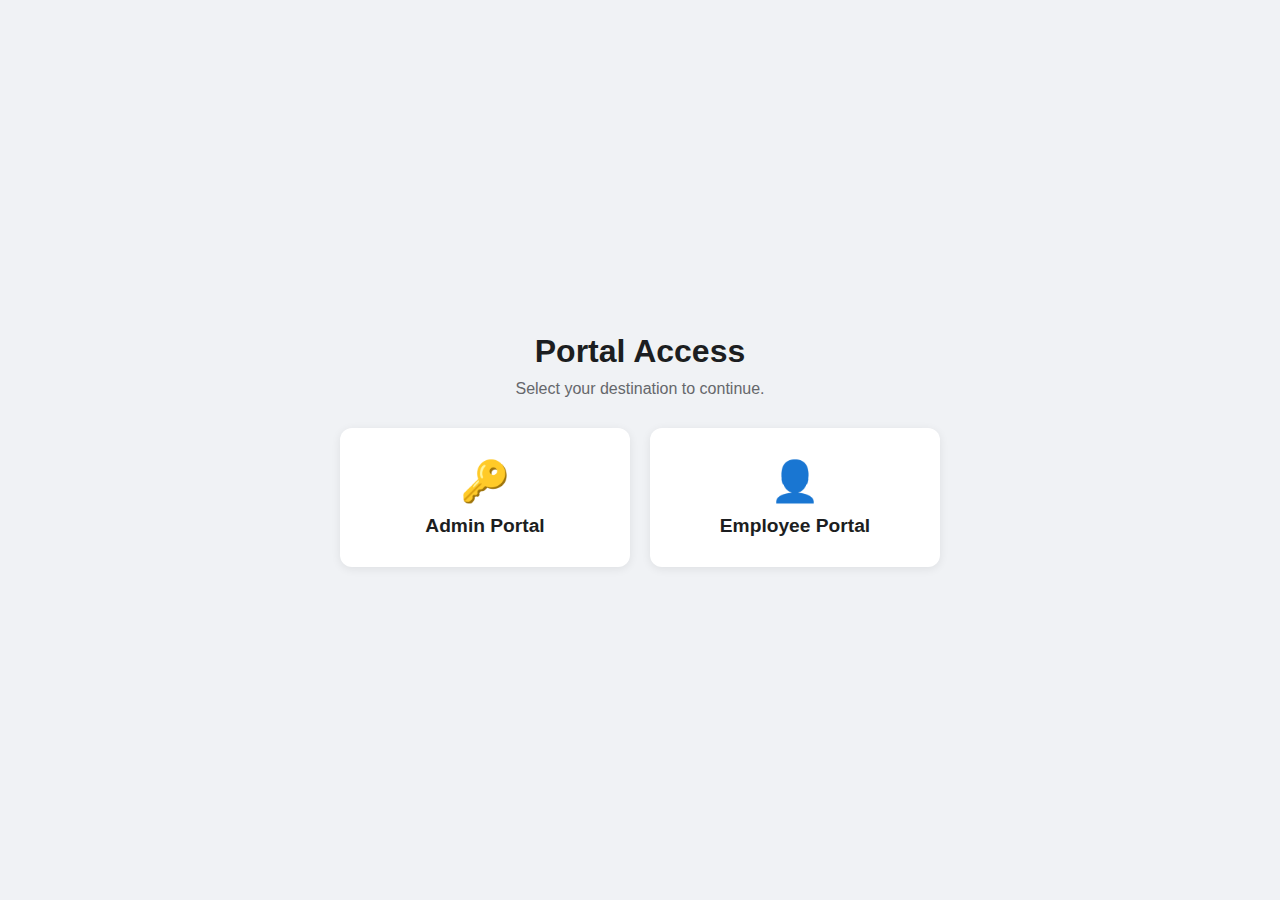
<file: index.html>
<!DOCTYPE html>
<html lang="en">
<head>
    <meta charset="UTF-8">
    <meta name="viewport" content="width=device-width, initial-scale=1.0">
    <title>Employee Portal | Entry</title>
    <style>
        * {
        box-sizing: border-box;
        margin: 0;
        padding: 0;
        }

        body {
            font-family: -apple-system, BlinkMacSystemFont, "Segoe UI", Roboto, Helvetica, Arial, sans-serif;
            background-color: #f0f2f5;
            color: #1c1e21;
            display: flex;
            justify-content: center;
            align-items: center;
            min-height: 100vh;
            padding: 20px;
        }

        .wrapper {
            width: 100%;
            max-width: 600px;
            text-align: center;
        }

        header h1 {
            font-size: 2rem;
            margin-bottom: 10px;
        }

        header p {
            color: #65676b;
            margin-bottom: 30px;
        }

        /* The Grid System */
        .portal-grid {
            display: flex;
            flex-direction: column; /* Stacks vertically on mobile */
            gap: 20px;
        }

        .card {
            background: white;
            padding: 30px;
            text-decoration: none;
            color: inherit;
            border-radius: 12px;
            box-shadow: 0 2px 10px rgba(0,0,0,0.08);
            transition: transform 0.2s, box-shadow 0.2s;
            display: flex;
            flex-direction: column;
            align-items: center;
        }

        .card .icon {
            font-size: 2.5rem;
            margin-bottom: 10px;
        }

        .card span {
            font-weight: 600;
            font-size: 1.2rem;
        }

        /* Hover effects for Desktop */
        .card:hover {
            transform: translateY(-5px);
            box-shadow: 0 5px 15px rgba(0,0,0,0.15);
        }

        /* Responsiveness: Desktop view (Screen wider than 480px) */
        @media (min-width: 480px) {
            .portal-grid {
                flex-direction: row; /* Side-by-side on larger screens */
            }
            
            .card {
                flex: 1; /* Makes both cards equal width */
            }
        }
    </style>
</head>
<body>

    <main class="wrapper">
        <header>
            <h1>Portal Access</h1>
            <p>Select your destination to continue.</p>
        </header>

        <nav class="portal-grid">
            <a href="Admin/index.html" class="card admin">
                <div class="icon">🔑</div>
                <span>Admin Portal</span>
            </a>
            
            <a href="Employee/index.html" class="card employee">
                <div class="icon">👤</div>
                <span>Employee Portal</span>
            </a>
        </nav>
    </main>

</body>
</html>
</file>
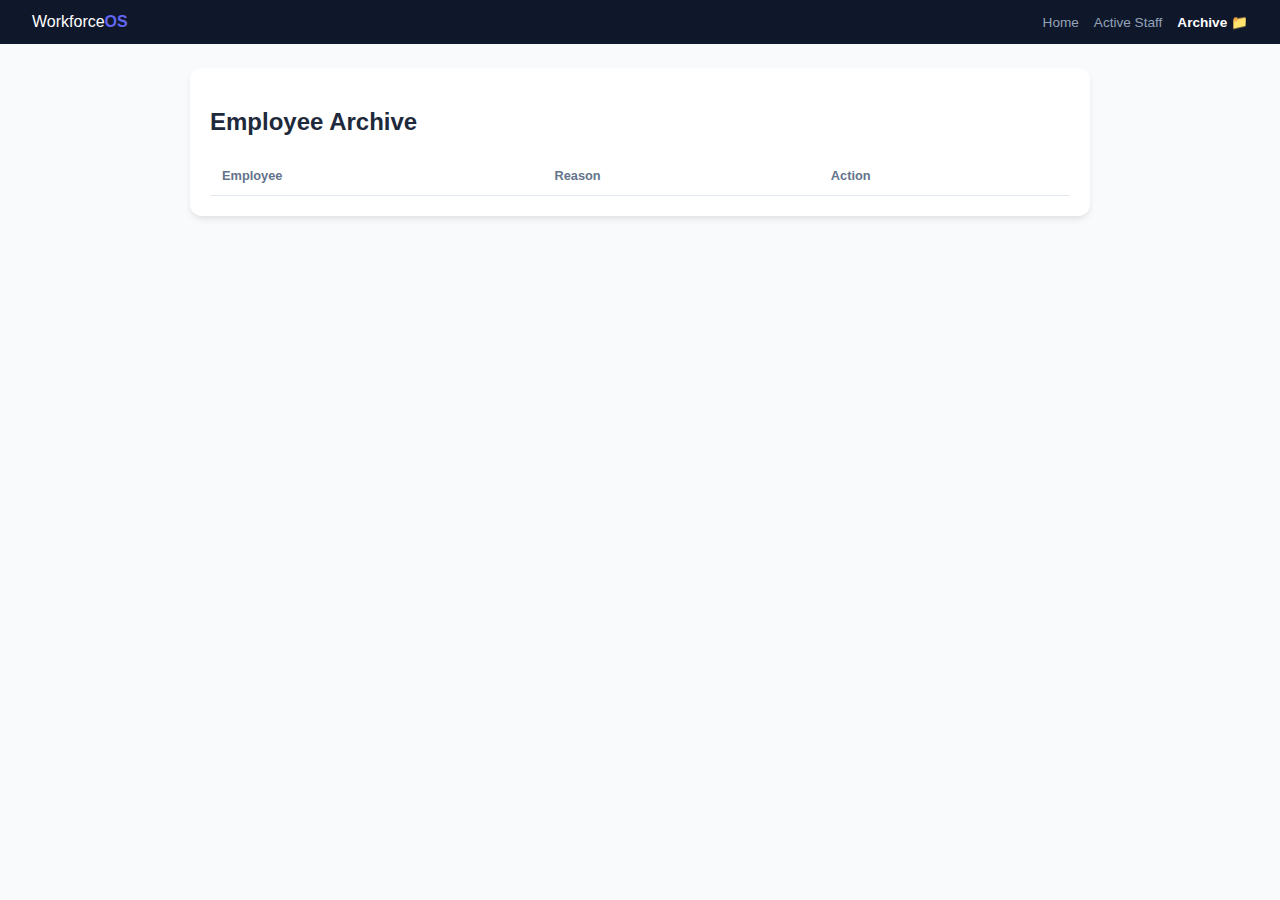
<file: Admin/fired.html>
<!DOCTYPE html>
<html lang="en">
<head>
    <meta charset="UTF-8">
    <meta name="viewport" content="width=device-width, initial-scale=1.0">
    <title>WorkforceOS | Archive</title>
    <link rel="stylesheet" href="../src/Style.css">
    <style>
        .status-off { background: #fef3c7; color: #92400e; padding: 4px 10px; border-radius: 12px; font-size: 0.7rem; font-weight: 700; }
        .status-fired { background: #fee2e2; color: #991b1b; padding: 4px 10px; border-radius: 12px; font-size: 0.7rem; font-weight: 700; }
        .btn-reactivate { background: #10b981; color: white; border: none; padding: 8px 16px; border-radius: 8px; cursor: pointer; font-weight: 600; }
    </style>
</head>
<body>
    <nav class="navbar">
        <div class="nav-brand">Workforce<span>OS</span></div>
        <ul class="nav-links">
            <li><a href="../index.html">Home</a></li>
            <li><a href="index.html">Active Staff</a></li>
            <li><a href="fired.html" class="active">Archive 📁</a></li>
        </ul>
    </nav>

    <main class="container">
        <section class="card">
            <h2 style="margin-bottom:20px;">Employee Archive</h2>
            <table>
                <thead>
                    <tr><th>Employee</th><th>Reason</th><th>Action</th></tr>
                </thead>
                <tbody id="firedTableBody"></tbody>
            </table>
        </section>
    </main>

    <script>
        function renderArchive() {
            const firedData = JSON.parse(localStorage.getItem('firedEmployees')) || [];
            const body = document.getElementById('firedTableBody');
            body.innerHTML = firedData.map((emp, i) => `
                <tr>
                    <td><div class="user-cell"><img src="${emp.image}" class="avatar"><span>${emp.name}</span></div></td>
                    <td><span class="${emp.status === 'Inactive' ? 'status-off' : 'status-fired'}">${emp.status === 'Inactive' ? 'Day Off' : 'Fired'}</span></td>
                    <td><button class="btn-reactivate" onclick="rehire(${i})">${emp.status === 'Inactive' ? 'Reactivate' : 'Rehire'}</button></td>
                </tr>`).join('');
        }

        window.rehire = (index) => {
            let firedData = JSON.parse(localStorage.getItem('firedEmployees')) || [];
            let employeeData = JSON.parse(localStorage.getItem('employeeData')) || [];
            let emp = firedData.splice(index, 1)[0];
            emp.status = 'Active';
            employeeData.push(emp);
            localStorage.setItem('firedEmployees', JSON.stringify(firedData));
            localStorage.setItem('employeeData', JSON.stringify(employeeData));
            renderArchive();
        };
        renderArchive();
    </script>
</body>
</html>
</file>
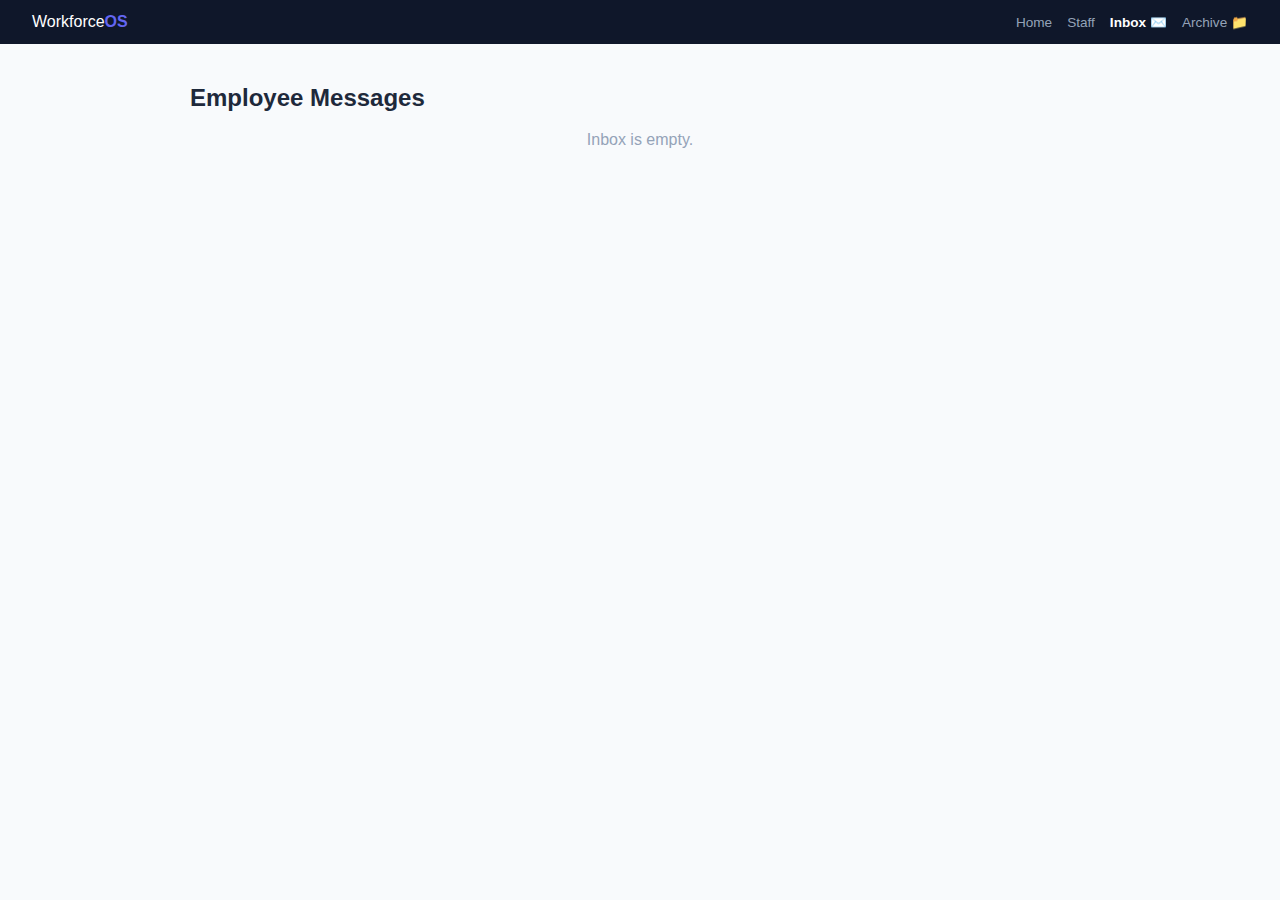
<file: Admin/inbox.html>
<!DOCTYPE html>
<html lang="en">
<head>
    <meta charset="UTF-8">
    <meta name="viewport" content="width=device-width, initial-scale=1.0">
    <title>WorkforceOS | Admin Inbox</title>
    <link rel="stylesheet" href="../src/Style.css">
    <style>
        :root {
            --primary: #6366f1;
            --danger: #ef4444;
            --success: #10b981;
        }

        body { background-color: #f8fafc; color: #1e293b; font-family: 'Inter', sans-serif; margin: 0; }
        .container { max-width: 900px; margin: 0 auto; padding: 20px; }

        /* Inbox Items */
        .inbox-item { 
            background: white; padding: 20px; border-radius: 16px; 
            border: 1px solid #e2e8f0; margin-bottom: 15px; 
            display: flex; justify-content: space-between; align-items: flex-start; 
        }

        .sender-info { flex: 1; padding-right: 20px; }
        .message-text { font-size: 0.95rem; color: #475569; line-height: 1.5; margin: 10px 0; }

        .admin-reply-box { 
            background: #f1f5f9; padding: 12px; border-radius: 12px; 
            border-left: 4px solid var(--success); font-size: 0.9rem;
        }

        /* Action Group */
        .action-group { display: flex; flex-direction: column; gap: 8px; min-width: 120px; }
        .btn-action { 
            padding: 10px 16px; border-radius: 10px; font-size: 0.85rem; 
            font-weight: 600; cursor: pointer; border: 1px solid #e2e8f0; 
            text-align: center;
        }
        .btn-reply { background: var(--primary); color: white; border: none; }

        /* --- NEW MODAL STYLES --- */
        .custom-modal {
            display: none; position: fixed; inset: 0;
            background: rgba(15, 23, 42, 0.6); backdrop-filter: blur(4px);
            align-items: center; justify-content: center; z-index: 3000;
        }
        .modal-card {
            background: white; padding: 24px; border-radius: 20px;
            width: 90%; max-width: 400px; box-shadow: 0 20px 25px -5px rgba(0,0,0,0.1);
        }
        .modal-card textarea {
            width: 100%; height: 120px; margin: 15px 0; padding: 12px;
            border: 1px solid #e2e8f0; border-radius: 12px; font-family: inherit;
            box-sizing: border-box; resize: none;
        }
        .modal-btns { display: flex; gap: 10px; }
        .modal-btns button { flex: 1; padding: 12px; border-radius: 10px; font-weight: 600; cursor: pointer; border: none; }

        @media (max-width: 600px) {
            .inbox-item { flex-direction: column; }
            .action-group { flex-direction: row; width: 100%; margin-top: 15px; }
            .btn-action { flex: 1; }
        }
    </style>
</head>
<body>

    <nav class="navbar">
        <div class="nav-brand">Workforce<span>OS</span></div>
        <ul class="nav-links">
            <li><a href="../index.html">Home</a></li>
            <li><a href="index.html">Staff</a></li>
            <li><a href="inbox.html" class="active">Inbox ✉️</a></li>
            <li><a href="fired.html">Archive 📁</a></li>
        </ul>
    </nav>

    <main class="container">
        <h2>Employee Messages</h2>
        <div id="adminInbox"></div>
    </main>

    <div id="replyModal" class="custom-modal">
        <div class="modal-card">
            <h3 id="replyToTitle" style="margin:0;">Reply to Sarah</h3>
            <textarea id="replyTextarea" placeholder="Type your response..."></textarea>
            <div class="modal-btns">
                <button onclick="closeReplyModal()" style="background:#f1f5f9; color:#475569;">Cancel</button>
                <button onclick="saveReply()" style="background:var(--primary); color:white;">Send Reply</button>
            </div>
        </div>
    </div>

    <script>
        let currentMsgId = null;

        function loadInbox() {
            const allMessages = JSON.parse(localStorage.getItem('workforceMessages')) || [];
            const container = document.getElementById('adminInbox');
            if (allMessages.length === 0) {
                container.innerHTML = `<p style="text-align:center; color:#94a3b8;">Inbox is empty.</p>`;
                return;
            }

            container.innerHTML = [...allMessages].reverse().map(m => `
                <div class="inbox-item">
                    <div class="sender-info">
                        <small style="color:#94a3b8;">${m.date}</small>
                        <h4>${m.employeeName}</h4>
                        <p class="message-text">"${m.text}"</p>
                        ${m.adminReply ? `<div class="admin-reply-box"><strong>Response:</strong> ${m.adminReply}</div>` : ''}
                    </div>
                    <div class="action-group">
                        <button class="btn-action btn-reply" onclick="openReplyModal(${m.id}, '${m.employeeName}')">Reply</button>
                        <button class="btn-action" onclick="deleteMessage(${m.id})" style="color:var(--danger)">Delete</button>
                    </div>
                </div>
            `).join('');
        }

        // Modal Logic
        function openReplyModal(id, name) {
            currentMsgId = id;
            document.getElementById('replyToTitle').innerText = `Reply to ${name}`;
            
            // Pre-fill if there's already a reply
            const allMessages = JSON.parse(localStorage.getItem('workforceMessages')) || [];
            const msg = allMessages.find(m => m.id === id);
            document.getElementById('replyTextarea').value = msg.adminReply || "";
            
            document.getElementById('replyModal').style.display = 'flex';
        }

        function closeReplyModal() {
            document.getElementById('replyModal').style.display = 'none';
        }

        function saveReply() {
            const replyText = document.getElementById('replyTextarea').value;
            let allMessages = JSON.parse(localStorage.getItem('workforceMessages')) || [];
            const idx = allMessages.findIndex(m => m.id === currentMsgId);
            
            if (idx !== -1) {
                allMessages[idx].adminReply = replyText;
                localStorage.setItem('workforceMessages', JSON.stringify(allMessages));
                loadInbox();
                closeReplyModal();
            }
        }

        function deleteMessage(id) {
            let allMessages = JSON.parse(localStorage.getItem('workforceMessages')) || [];
            allMessages = allMessages.filter(m => m.id !== id);
            localStorage.setItem('workforceMessages', JSON.stringify(allMessages));
            loadInbox();
        }

        loadInbox();
    </script>
</body>
</html>
</file>
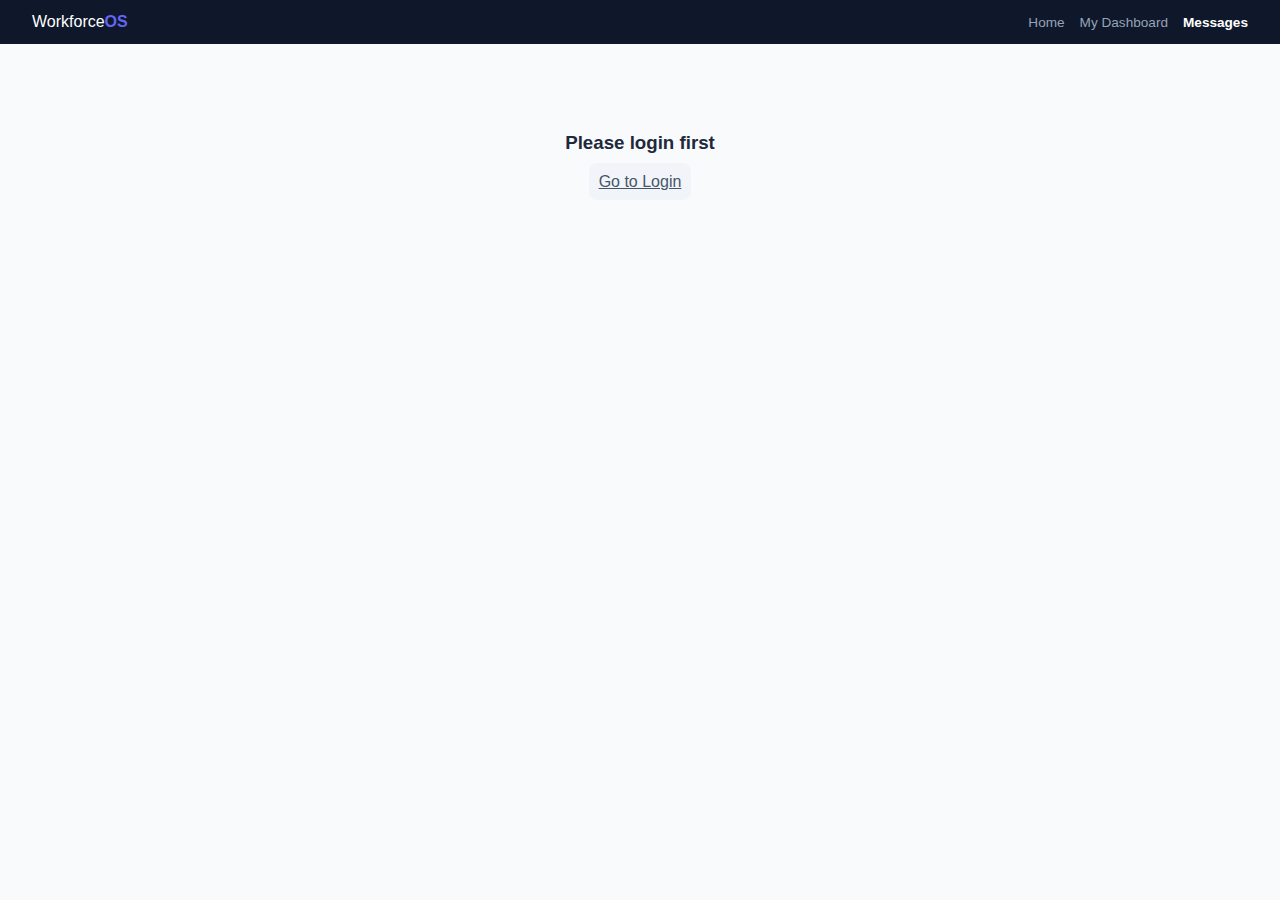
<file: Employee/message.html>
<!DOCTYPE html>
<html lang="en">
<head>
    <meta charset="UTF-8">
    <meta name="viewport" content="width=device-width, initial-scale=1.0">
    <title>WorkforceOS | My Messages</title>
    <link rel="stylesheet" href="../src/Style.css">
    <style>
        :root {
            --primary: #6366f1;
            --bg-body: #f8fafc;
        }

        body { background: var(--bg-body); font-family: 'Inter', sans-serif; margin: 0; }
        .container { max-width: 800px; margin: 0 auto; padding: 20px; }

        /* Message History Styling */
        #messageHistory { display: flex; flex-direction: column; gap: 15px; margin-bottom: 30px; }

        .msg-card { 
            background: white; 
            padding: 16px; 
            border-radius: 16px; 
            border: 1px solid #e2e8f0; 
            box-shadow: 0 2px 4px rgba(0,0,0,0.02);
        }

        .msg-header { 
            display: flex; 
            justify-content: space-between; 
            margin-bottom: 8px; 
            font-size: 0.75rem; 
            color: #94a3b8; 
            text-transform: uppercase;
            letter-spacing: 0.025em;
        }

        .msg-body { 
            color: #1e293b; 
            line-height: 1.5; 
            font-size: 0.95rem;
            word-wrap: break-word;
        }

        .reply-section {
            margin-top: 12px;
            padding-top: 12px;
            border-top: 1px dashed #e2e8f0;
        }

        .reply-tag { 
            color: var(--primary); 
            font-weight: 700; 
            font-size: 0.85rem; 
            display: block;
            margin-bottom: 4px;
        }

        .status-pending {
            display: inline-block;
            margin-top: 10px;
            font-size: 0.75rem;
            color: #f59e0b;
            background: #fef3c7;
            padding: 2px 8px;
            border-radius: 4px;
        }

        /* Compose Box Styling */
        .compose-box { 
            background: white; 
            padding: 20px; 
            border-radius: 20px; 
            box-shadow: 0 10px 15px -3px rgba(0,0,0,0.1); 
            border: 1px solid #e2e8f0;
        }

        .compose-box h4 { margin-top: 0; color: #1e293b; }

        textarea { 
            width: 100%; 
            height: 120px; 
            padding: 15px; 
            border-radius: 12px; 
            border: 1px solid #e2e8f0; 
            margin: 12px 0; 
            font-family: inherit; 
            font-size: 1rem;
            resize: none; 
            box-sizing: border-box; 
            transition: border-color 0.2s;
        }

        textarea:focus {
            outline: none;
            border-color: var(--primary);
            box-shadow: 0 0 0 2px rgba(99, 102, 241, 0.2); 
        }

        .btn-send { 
            background: var(--primary); 
            color: white; 
            border: none; 
            padding: 14px; 
            border-radius: 12px; 
            cursor: pointer; 
            font-weight: 600; 
            width: 100%; 
            font-size: 1rem;
            transition: opacity 0.2s;
        }

        .btn-send:active { opacity: 0.8; }

        @media (max-width: 600px) {
            .container { padding: 15px; }
            .msg-card { padding: 12px; }
            .msg-header { flex-direction: column; gap: 4px; }
            .compose-box { border-radius: 0; margin: 0 -15px; padding: 15px; }
            h2 { font-size: 1.5rem; }
        }
    </style>
</head>
<body>
    <nav class="navbar">
        <div class="nav-brand">Workforce<span>OS</span></div>
        <ul class="nav-links">
            <li><a href="../index.html">Home</a></li>
            <li><a href="index.html">My Dashboard</a></li>
            <li><a href="message.html" class="active">Messages</a></li>
        </ul>
    </nav>

    <main class="container" id="mainView">
        <h2 style="margin-bottom: 20px; color: #1e293b;">Support Inbox</h2>
        
        <div id="messageHistory"></div>

        <div class="compose-box">
            <h4>New Message</h4>
            <textarea id="msgInput" placeholder="How can the Admin help you today?"></textarea>
            <button class="btn-send" onclick="sendMessage()">Send to Admin</button>
        </div>
    </main>

    <script>
        // --- DYNAMIC USER LOGIC ---
        const staffData = JSON.parse(localStorage.getItem('employeeData')) || [];
        const userIndex = localStorage.getItem('currentUserIndex');
        
        // Protect the page: if no one is logged in, redirect to login
        if (userIndex === null || !staffData[userIndex]) {
            document.getElementById('mainView').innerHTML = `
                <div style="text-align:center; padding:50px;">
                    <h3>Please login first</h3>
                    <a href="index.html" class="btn-secondary">Go to Login</a>
                </div>`;
        }

        const currentUser = staffData[userIndex];

        function loadMessages() {
            const allMessages = JSON.parse(localStorage.getItem('workforceMessages')) || [];
            // Filter only messages belonging to this specific user ID
            const myMessages = allMessages.filter(m => m.employeeId === currentUser.id);
            const container = document.getElementById('messageHistory');
            
            if (myMessages.length === 0) {
                container.innerHTML = `
                    <div style="text-align:center; padding: 40px 20px; color:#94a3b8;">
                        <p>No messages yet. Send your first inquiry below.</p>
                    </div>`;
                return;
            }

            container.innerHTML = myMessages.map(m => `
                <div class="msg-card">
                    <div class="msg-header">
                        <span>To: Administration</span>
                        <span>${m.date}</span>
                    </div>
                    <div class="msg-body">${m.text}</div>
                    
                    ${m.adminReply ? `
                        <div class="reply-section">
                            <span class="reply-tag">Admin Response</span>
                            <div class="msg-body" style="color: #475569;">${m.adminReply}</div>
                        </div>
                    ` : `
                        <span class="status-pending">Waiting for review...</span>
                    `}
                </div>
            `).join('');
            
            // Auto-scroll logic only if needed
            window.scrollTo(0, document.body.scrollHeight);
        }

        function sendMessage() {
            const input = document.getElementById('msgInput');
            const text = input.value;
            if (!text.trim()) return;

            const allMessages = JSON.parse(localStorage.getItem('workforceMessages')) || [];
            const newMessage = {
                id: Date.now(),
                employeeId: currentUser.id,
                employeeName: currentUser.name,
                text: text,
                date: new Date().toLocaleString([], { hour: '2-digit', minute: '2-digit', month: 'short', day: 'numeric' }),
                adminReply: null,
                status: 'unread'
            };

            allMessages.push(newMessage);
            localStorage.setItem('workforceMessages', JSON.stringify(allMessages));
            input.value = '';
            loadMessages();
        }

        // Initial Load
        if (currentUser) loadMessages();
    </script>
</body>
</html>
</file>
<file: src/Style.css>
:root { --primary: #6366f1; --dark: #0f172a; --bg: #f8fafc; --white: #ffffff; }
body { font-family: 'Inter', sans-serif; background: var(--bg); margin: 0; color: #1e293b; }

/* Global UI */
.navbar { background: var(--dark); padding: 0.8rem 2rem; display: flex; justify-content: space-between; align-items: center; color: white; }
.nav-brand span { color: var(--primary); font-weight: bold; }
.nav-links { list-style: none; display: flex; gap: 15px; margin: 0; padding: 0; }
.nav-links a { color: #94a3b8; text-decoration: none; font-size: 0.85rem; }
.nav-links a.active { color: white; font-weight: bold; }

.container { max-width: 900px; margin: 1.5rem auto; padding: 0 1rem; }
.card { background: var(--white); padding: 20px; border-radius: 12px; box-shadow: 0 4px 6px -1px rgba(0,0,0,0.1); margin-bottom: 20px; }
.text-center { text-align: center; }
.full-width { width: 100%; box-sizing: border-box; }

/* Dashboard Stats */
.stats-grid { display: grid; grid-template-columns: 1fr 1fr; gap: 15px; margin-bottom: 20px; }
.stat-card { background: var(--white); padding: 15px; border-radius: 12px; border-left: 4px solid var(--primary); box-shadow: 0 2px 4px rgba(0,0,0,0.05); }
.stat-label { font-size: 0.75rem; color: #64748b; text-transform: uppercase; font-weight: bold; }
.stat-card h2 { margin: 5px 0 0; font-size: 1.5rem; }

/* Table Controls */
.table-controls { display: flex; justify-content: space-between; align-items: center; margin-bottom: 15px; flex-wrap: wrap; }
.search-box input { padding: 8px 12px; border-radius: 8px; border: 1px solid #e2e8f0; width: 200px; }

/* Table Styles */
.table-wrapper { overflow-x: auto; }
table { width: 100%; border-collapse: collapse; }
th { text-align: left; color: #64748b; font-size: 0.8rem; padding: 12px; border-bottom: 1px solid #e2e8f0; }
td { padding: 12px; border-bottom: 1px solid #f1f5f9; }
.avatar { width: 35px; height: 35px; border-radius: 8px; object-fit: cover; }
.avatar-sm { width: 25px; height: 25px; border-radius: 50%; margin-right: 10px; }
.user-cell { display: flex; align-items: center; gap: 10px; }
.badge { background: #e0e7ff; color: #4338ca; padding: 3px 8px; border-radius: 6px; font-size: 0.7rem; font-weight: bold; }
.badge.danger { background: #fee2e2; color: #b91c1c; }

/* Employee Login List */
.login-radio-group { max-height: 250px; overflow-y: auto; border: 1px solid #e2e8f0; border-radius: 8px; margin-top: 15px; }
.login-option { display: flex; align-items: center; padding: 12px; border-bottom: 1px solid #f1f5f9; cursor: pointer; }
.login-option:hover { background: #f8fafc; }

/* History Items */
.history-item { padding: 12px; background: #f8fafc; border-left: 4px solid #cbd5e1; border-radius: 6px; margin-bottom: 10px; }
.history-item.feedback { border-left-color: #f59e0b; }
.history-item.paycheck { border-left-color: #22c55e; }
.history-date { font-size: 0.7rem; color: #94a3b8; }

/* Buttons */
.btn-primary { background: var(--primary); color: white; border: none; padding: 10px; border-radius: 8px; cursor: pointer; font-weight: 600; }
.btn-manage { background: #f1f5f9; border: 1px solid #e2e8f0; padding: 5px 10px; border-radius: 6px; cursor: pointer; }
.btn-secondary { background: #f1f5f9; color: #475569; border: none; padding: 10px; border-radius: 8px; cursor: pointer; }

/* Modal */
.modal { display: none; position: fixed; inset: 0; background: rgba(0,0,0,0.5); align-items: center; justify-content: center; z-index: 100; padding: 20px; }
.modal-content { background: white; padding: 25px; border-radius: 16px; width: 100%; max-width: 400px; }
.modal-body select, .modal-body input, .modal-body textarea { width: 100%; padding: 10px; margin-top: 10px; border: 1px solid #ddd; border-radius: 8px; box-sizing: border-box; }

@media (max-width: 600px) {
    .desktop-only { display: none; }
    .stats-grid { grid-template-columns: 1fr; }
    .search-box input { width: 100%; }
}
</file>
